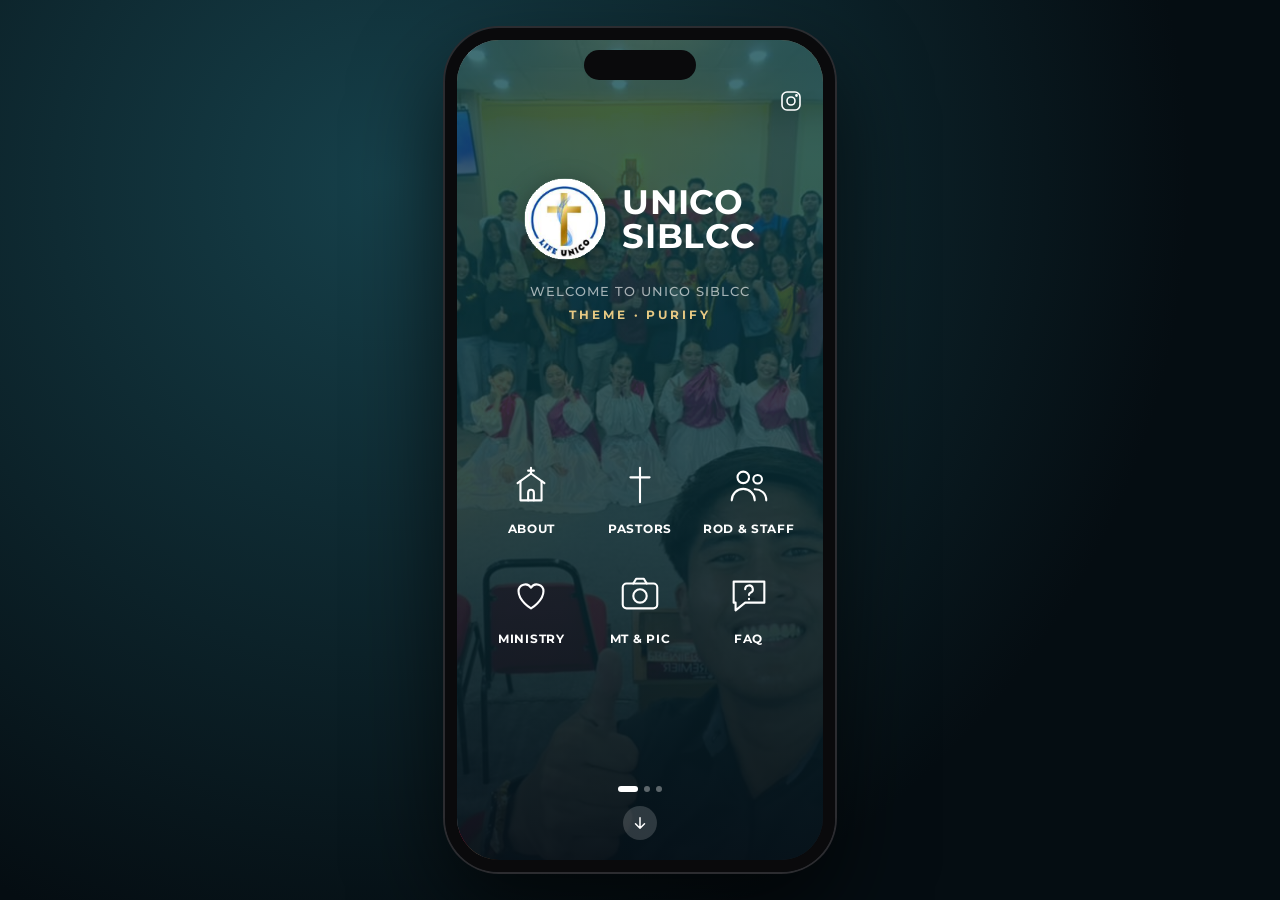
<file: index.html>
<!DOCTYPE html>
<html lang="en">
<head>
  <meta charset="UTF-8">
  <meta name="viewport" content="width=device-width, initial-scale=1, viewport-fit=cover">
  <meta name="theme-color" content="#0b2730">
  <title>UNICO SIBLCC</title>
  <link rel="preconnect" href="https://fonts.googleapis.com">
  <link rel="preconnect" href="https://fonts.gstatic.com" crossorigin>
  <link href="https://fonts.googleapis.com/css2?family=Montserrat:wght@400;500;600;700;800&display=swap" rel="stylesheet">
  <link rel="icon" type="image/png" href="images/logo.png">
  <link rel="apple-touch-icon" href="images/logo.png">
  <link rel="stylesheet" href="css/style.css">
</head>
<body data-page="home">

<main class="launch">
  <div class="wordmark">
    <img src="images/logo.png" alt="Life UNICO logo">
    <strong>UNICO<br>SIBLCC</strong>
  </div>
  <p class="welcome">Welcome to UNICO SIBLCC</p>
  <p class="theme">Theme · Purify</p>

  <nav class="grid">
    <a href="about.html">
      <svg viewBox="0 0 48 48"><path d="M24 6v6M21 9h6"/><path d="M10 22l14-10 14 10"/><path d="M13 20v20h22V20"/><path d="M21 40v-8a3 3 0 0 1 6 0v8"/></svg>
      About
    </a>
    <a href="pastors.html">
      <svg viewBox="0 0 48 48"><path d="M24 6v36M14 16h20"/></svg>
      Pastors
    </a>
    <a href="team.html">
      <svg viewBox="0 0 48 48"><circle cx="18" cy="16" r="6"/><circle cx="33" cy="18" r="4.5"/><path d="M6 40c0-6.6 5.4-12 12-12s12 5.4 12 12"/><path d="M30 28.5c6 0 12 3.5 12 11.5"/></svg>
      ROD &amp; Staff
    </a>
    <a href="ministry.html">
      <svg viewBox="0 0 48 48"><path d="M24 38s-13-8-13-18a7 7 0 0 1 13-3.6A7 7 0 0 1 37 20c0 10-13 18-13 18z"/></svg>
      Ministry
    </a>
    <a href="mt-pic.html">
      <svg viewBox="0 0 48 48"><rect x="6" y="12" width="36" height="26" rx="4"/><circle cx="24" cy="25" r="7"/><path d="M17 12l3-5h8l3 5"/></svg>
      MT &amp; PIC
    </a>
    <a href="faq.html">
      <svg viewBox="0 0 48 48"><path d="M8 10h32v22H20l-10 8v-8H8z"/><path d="M20 18a4 4 0 1 1 5.5 3.7c-1 .4-1.5 1.2-1.5 2.3M24 28v.5"/></svg>
      FAQ
    </a>
  </nav>

  <div class="launch-foot">
    <div class="dots"><i></i><i></i><i></i></div>
    <a class="down" href="about.html" aria-label="About UNICO">
      <svg viewBox="0 0 24 24"><path d="M12 5v14M6 13l6 6 6-6"/></svg>
    </a>
  </div>
</main>

<script src="js/layout.js"></script>
</body>
</html>
</file>
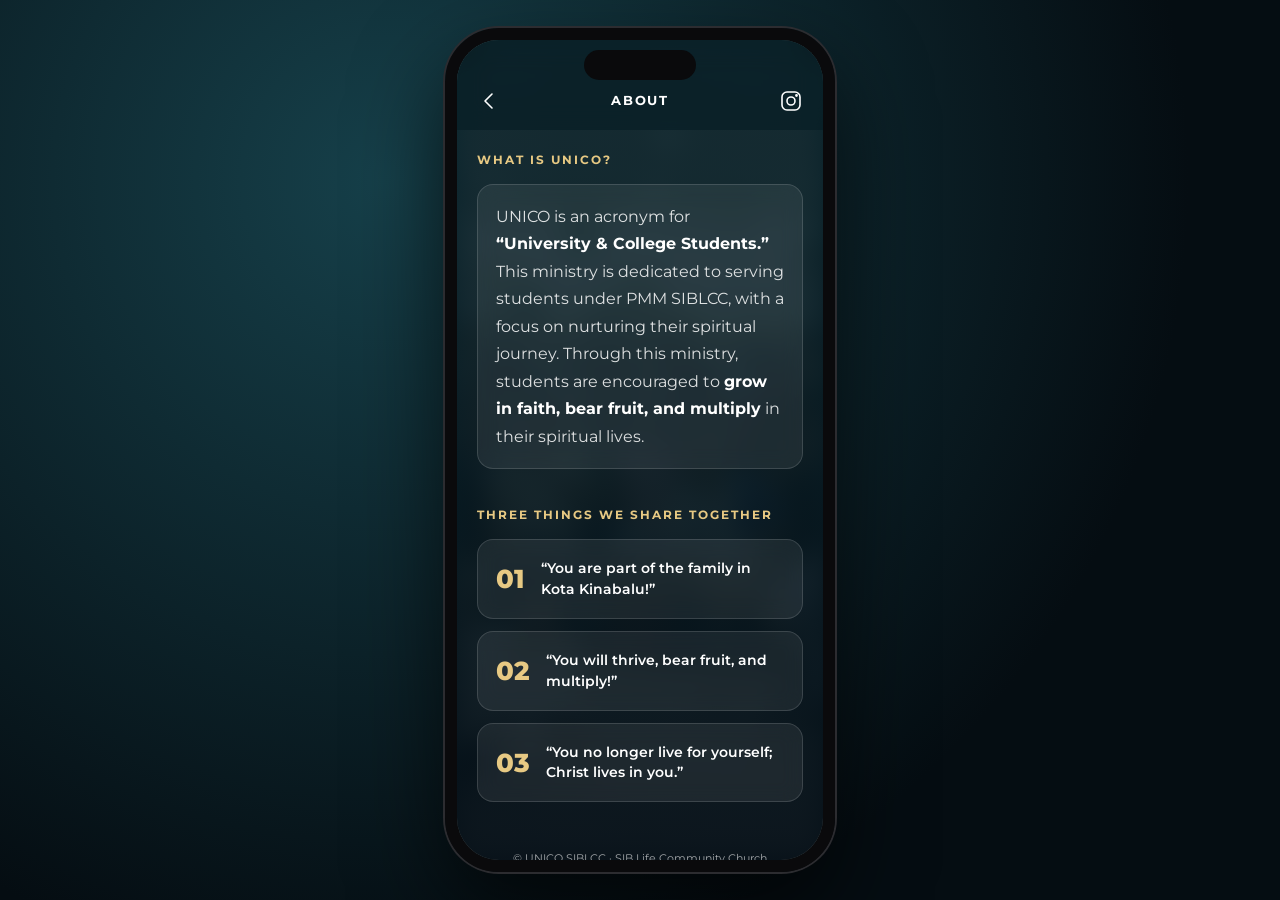
<file: about.html>
<!DOCTYPE html>
<html lang="en">
<head>
  <meta charset="UTF-8">
  <meta name="viewport" content="width=device-width, initial-scale=1, viewport-fit=cover">
  <meta name="theme-color" content="#0b2730">
  <title>About · UNICO SIBLCC</title>
  <link rel="preconnect" href="https://fonts.googleapis.com">
  <link rel="preconnect" href="https://fonts.gstatic.com" crossorigin>
  <link href="https://fonts.googleapis.com/css2?family=Montserrat:wght@400;500;600;700;800&display=swap" rel="stylesheet">
  <link rel="icon" type="image/png" href="images/logo.png">
  <link rel="stylesheet" href="css/style.css">
</head>
<body data-title="About">

<main>
  <section>
    <h2>What is UNICO?</h2>
    <div class="glass">
      <p class="lead">
        UNICO is an acronym for <strong>“University &amp; College Students.”</strong>
        This ministry is dedicated to serving students under PMM SIBLCC, with a focus on
        nurturing their spiritual journey. Through this ministry, students are encouraged to
        <strong>grow in faith, bear fruit, and multiply</strong> in their spiritual lives.
      </p>
    </div>
  </section>

  <section>
    <h2>Three things we share together</h2>
    <ol class="three">
      <li class="glass"><span>01</span><p>“You are part of the family in Kota Kinabalu!”</p></li>
      <li class="glass"><span>02</span><p>“You will thrive, bear fruit, and multiply!”</p></li>
      <li class="glass"><span>03</span><p>“You no longer live for yourself; Christ lives in you.”</p></li>
    </ol>
  </section>
</main>

<script src="js/layout.js"></script>
</body>
</html>
</file>
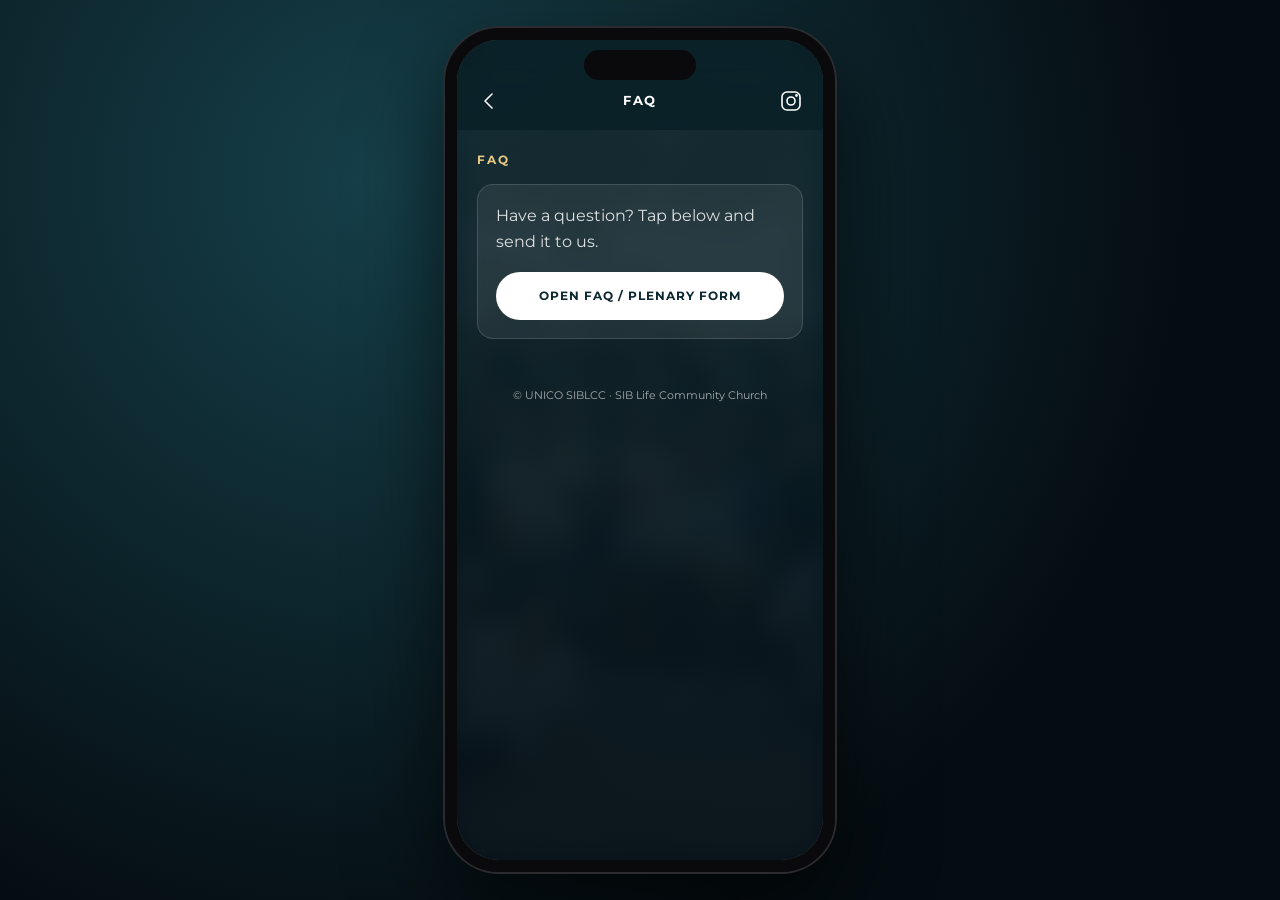
<file: faq.html>
<!DOCTYPE html>
<html lang="en">
<head>
  <meta charset="UTF-8">
  <meta name="viewport" content="width=device-width, initial-scale=1, viewport-fit=cover">
  <meta name="theme-color" content="#0b2730">
  <title>FAQ · UNICO SIBLCC</title>
  <link rel="preconnect" href="https://fonts.googleapis.com">
  <link rel="preconnect" href="https://fonts.gstatic.com" crossorigin>
  <link href="https://fonts.googleapis.com/css2?family=Montserrat:wght@400;500;600;700;800&display=swap" rel="stylesheet">
  <link rel="icon" type="image/png" href="images/logo.png">
  <link rel="stylesheet" href="css/style.css">
</head>
<body data-title="FAQ">

<main>
  <section>
    <h2>FAQ</h2>
    <div class="glass faq-card">
      <p>Have a question? Tap below and send it to us.</p>
      <a class="btn" target="_blank" rel="noopener"
         href="https://docs.google.com/forms/d/e/1FAIpQLSdBUihkR_A45jvVCTkcdKuYXeyb68HN4z_RGleH72l54NTaDw/viewform">
        Open FAQ / Plenary Form
      </a>
    </div>
  </section>
</main>

<script src="js/layout.js"></script>
</body>
</html>
</file>
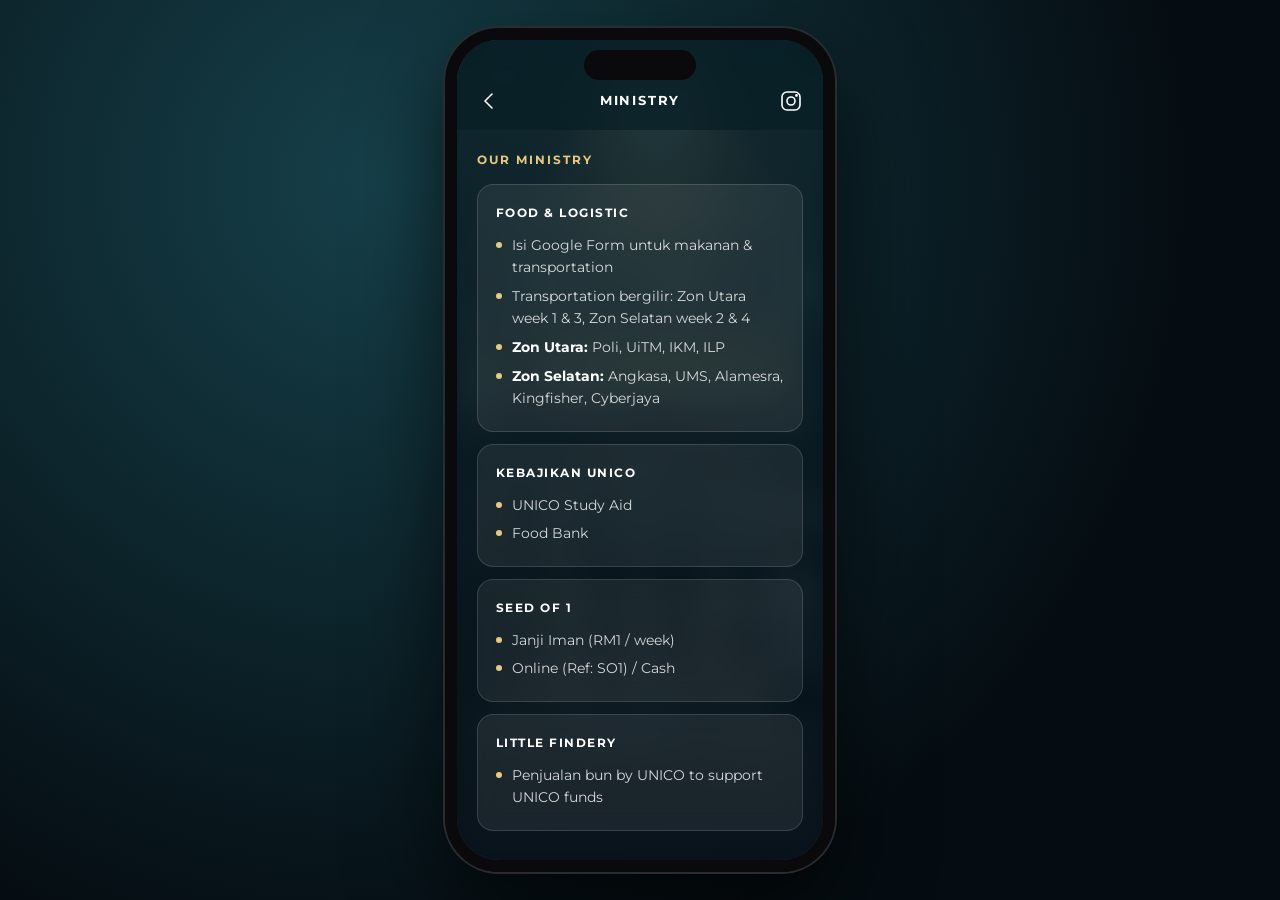
<file: ministry.html>
<!DOCTYPE html>
<html lang="en">
<head>
  <meta charset="UTF-8">
  <meta name="viewport" content="width=device-width, initial-scale=1, viewport-fit=cover">
  <meta name="theme-color" content="#0b2730">
  <title>Ministry · UNICO SIBLCC</title>
  <link rel="preconnect" href="https://fonts.googleapis.com">
  <link rel="preconnect" href="https://fonts.gstatic.com" crossorigin>
  <link href="https://fonts.googleapis.com/css2?family=Montserrat:wght@400;500;600;700;800&display=swap" rel="stylesheet">
  <link rel="icon" type="image/png" href="images/logo.png">
  <link rel="stylesheet" href="css/style.css">
</head>
<body data-title="Ministry">

<main>
  <section>
    <h2>Our Ministry</h2>
    <div class="ministry">
      <div class="ministry-item glass">
        <h3>Food &amp; Logistic</h3>
        <ul>
          <li>Isi Google Form untuk makanan &amp; transportation</li>
          <li>Transportation bergilir: Zon Utara week 1 &amp; 3, Zon Selatan week 2 &amp; 4</li>
          <li><strong>Zon Utara:</strong> Poli, UiTM, IKM, ILP</li>
          <li><strong>Zon Selatan:</strong> Angkasa, UMS, Alamesra, Kingfisher, Cyberjaya</li>
        </ul>
      </div>
      <div class="ministry-item glass">
        <h3>Kebajikan UNICO</h3>
        <ul>
          <li>UNICO Study Aid</li>
          <li>Food Bank</li>
        </ul>
      </div>
      <div class="ministry-item glass">
        <h3>Seed of 1</h3>
        <ul>
          <li>Janji Iman (RM1 / week)</li>
          <li>Online (Ref: SO1) / Cash</li>
        </ul>
      </div>
      <div class="ministry-item glass">
        <h3>Little Findery</h3>
        <ul>
          <li>Penjualan bun by UNICO to support UNICO funds</li>
        </ul>
      </div>
    </div>
  </section>
</main>

<script src="js/layout.js"></script>
</body>
</html>
</file>
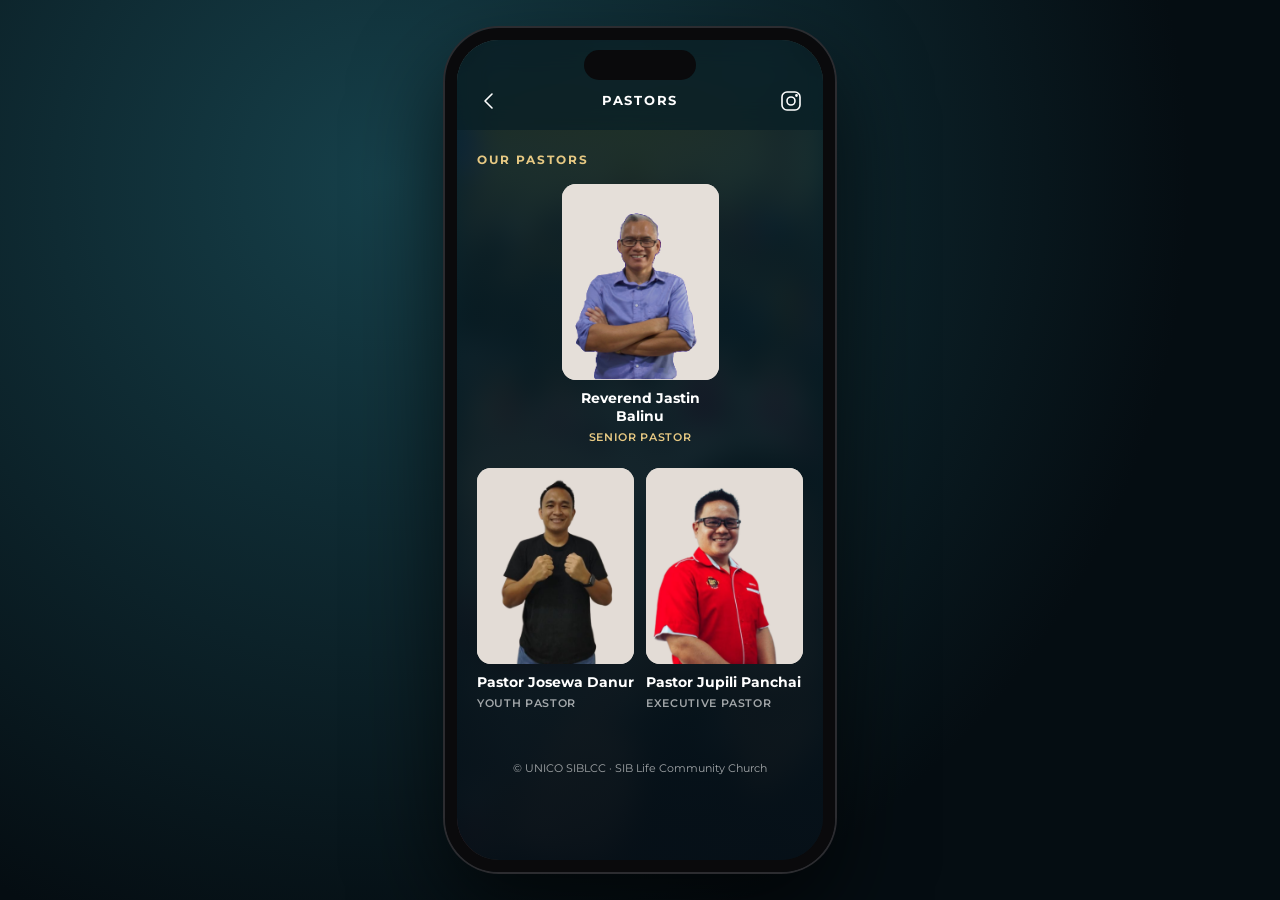
<file: pastors.html>
<!DOCTYPE html>
<html lang="en">
<head>
  <meta charset="UTF-8">
  <meta name="viewport" content="width=device-width, initial-scale=1, viewport-fit=cover">
  <meta name="theme-color" content="#0b2730">
  <title>Pastors · UNICO SIBLCC</title>
  <link rel="preconnect" href="https://fonts.googleapis.com">
  <link rel="preconnect" href="https://fonts.gstatic.com" crossorigin>
  <link href="https://fonts.googleapis.com/css2?family=Montserrat:wght@400;500;600;700;800&display=swap" rel="stylesheet">
  <link rel="icon" type="image/png" href="images/logo.png">
  <link rel="stylesheet" href="css/style.css">
</head>
<body data-title="Pastors">

<main>
  <section>
    <h2>Our Pastors</h2>
    <div class="people" id="people"></div>
  </section>
</main>

<script src="js/data.js"></script>
<script src="js/render.js"></script>
<script src="js/layout.js"></script>
</body>
</html>
</file>
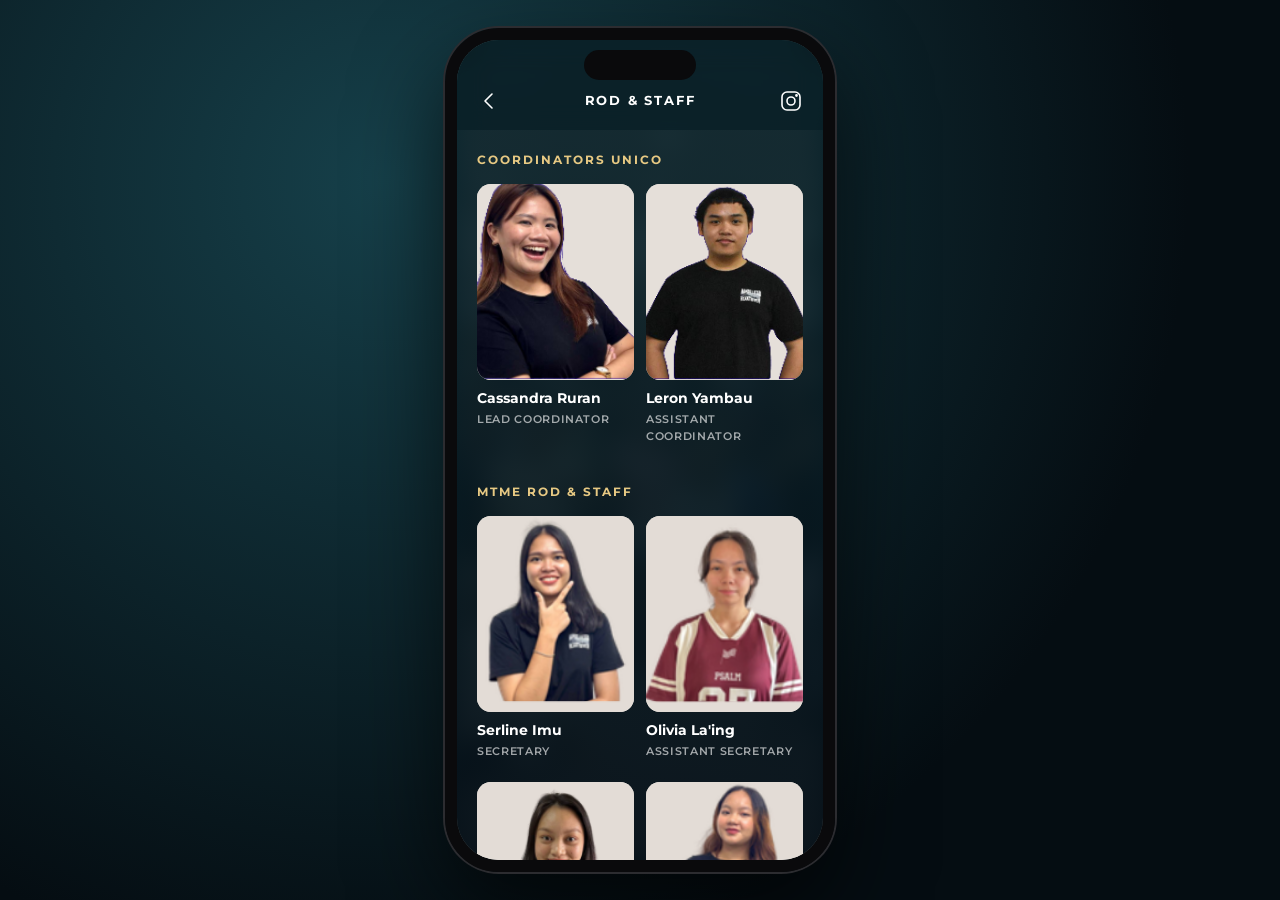
<file: team.html>
<!DOCTYPE html>
<html lang="en">
<head>
  <meta charset="UTF-8">
  <meta name="viewport" content="width=device-width, initial-scale=1, viewport-fit=cover">
  <meta name="theme-color" content="#0b2730">
  <title>ROD &amp; Staff · UNICO SIBLCC</title>
  <link rel="preconnect" href="https://fonts.googleapis.com">
  <link rel="preconnect" href="https://fonts.gstatic.com" crossorigin>
  <link href="https://fonts.googleapis.com/css2?family=Montserrat:wght@400;500;600;700;800&display=swap" rel="stylesheet">
  <link rel="icon" type="image/png" href="images/logo.png">
  <link rel="stylesheet" href="css/style.css">
</head>
<body data-title="ROD &amp; Staff">

<main>
  <section>
    <h2>Coordinators UNICO</h2>
    <div class="team" data-team="coordinators"></div>
  </section>
  <section>
    <h2>MTME ROD &amp; Staff</h2>
    <div class="team" data-team="mtme"></div>
  </section>
  <section>
    <h2>Division ROD &amp; Staff</h2>
    <div class="team" data-team="division"></div>
  </section>
  <section>
    <h2>PIC Uni / College ROD &amp; Staff</h2>
    <div class="team" data-team="pic"></div>
  </section>
</main>

<script src="js/data.js"></script>
<script src="js/render.js"></script>
<script src="js/layout.js"></script>
</body>
</html>
</file>
<file: css/style.css>
:root {
  --ink: #ffffff;
  --muted: rgba(255, 255, 255, .62);
  --line: rgba(255, 255, 255, .14);
  --glass: rgba(255, 255, 255, .07);
  --teal: #0b2730;
  --gold: #e7c983;
  --font: "Montserrat", system-ui, sans-serif;
}

* { box-sizing: border-box; margin: 0; padding: 0; }
html { scroll-behavior: smooth; background: var(--teal); }
body {
  font-family: var(--font);
  background: var(--teal);
  color: var(--ink);
  line-height: 1.6;
  -webkit-font-smoothing: antialiased;
}
a { color: inherit; }
.app { position: relative; z-index: 1; max-width: 480px; margin: 0 auto; min-height: 100svh; }

/* Sliding photo background with a dark teal tint */
.bg { position: fixed; inset: 0; z-index: 0; overflow: hidden; }
.bg img {
  position: absolute; inset: 0; width: 100%; height: 100%; object-fit: cover;
  opacity: 0; transform: scale(1.08);
  transition: opacity 1.4s ease, transform 6.5s linear, filter .6s ease;
}
.bg img.active { opacity: 1; transform: scale(1); }
.bg::after {
  content: ""; position: absolute; inset: 0;
  background:
    linear-gradient(180deg, rgba(12, 72, 80, .78) 0%, rgba(9, 50, 58, .80) 45%, rgba(6, 18, 26, .95) 100%);
  transition: background .6s ease;
}
/* Inner screens: blur and darken the photos so text stays readable */
.inner .bg img { filter: blur(14px) brightness(.7); }
.inner .bg::after { background: linear-gradient(180deg, rgba(8, 36, 44, .86), rgba(6, 16, 24, .95)); }

/* Top bar */
.topbar {
  position: sticky; top: 0; z-index: 10;
  display: flex; align-items: center; justify-content: space-between;
  height: 58px; padding: 0 12px;
  transition: background .3s;
}
.inner .topbar { background: rgba(8, 30, 38, .7); backdrop-filter: blur(14px); -webkit-backdrop-filter: blur(14px); }
.icon-btn {
  width: 40px; height: 40px; display: grid; place-items: center;
  border-radius: 50%; text-decoration: none;
}
.icon-btn svg { width: 24px; height: 24px; fill: none; stroke: #fff; stroke-width: 1.6; stroke-linecap: round; stroke-linejoin: round; }
.back { visibility: hidden; }
.inner .back { visibility: visible; }
.topbar-title { font-size: .8rem; font-weight: 700; letter-spacing: .14em; text-transform: uppercase; }

/* Each page fades in on load */
main { animation: fade .35s ease; }
@keyframes fade { from { opacity: 0; transform: translateY(6px); } to { opacity: 1; transform: none; } }

/* Home launcher */
.launch {
  min-height: calc(100svh - 58px);
  display: flex; flex-direction: column; align-items: center;
  padding: 12px 24px 20px;
}
.wordmark { display: flex; align-items: center; gap: 16px; margin-top: 4vh; }
.wordmark img { width: 82px; height: 82px; border-radius: 50%; box-shadow: 0 6px 24px rgba(0, 0, 0, .35); }
.wordmark strong { display: block; font-size: 2.1rem; font-weight: 700; line-height: 1; letter-spacing: .02em; }
.welcome { margin-top: 22px; font-size: .8rem; font-weight: 500; letter-spacing: .08em; text-transform: uppercase; color: var(--muted); }
.theme { margin-top: 4px; font-size: .72rem; font-weight: 700; letter-spacing: .25em; text-transform: uppercase; color: var(--gold); }

.grid {
  display: grid; grid-template-columns: repeat(3, 1fr); gap: 34px 8px;
  width: 100%; margin: auto 0;
  padding: 40px 0;
}
.grid a {
  display: flex; flex-direction: column; align-items: center; gap: 12px;
  text-decoration: none; text-align: center;
  font-size: .72rem; font-weight: 700; letter-spacing: .06em; text-transform: uppercase;
  transition: transform .15s, opacity .15s;
}
.grid a:active { transform: scale(.94); opacity: .8; }
.grid svg {
  width: 46px; height: 46px; fill: none; stroke: #fff;
  stroke-width: 2.2; stroke-linecap: round; stroke-linejoin: round;
}

.launch-foot { display: flex; flex-direction: column; align-items: center; gap: 14px; }
.dots { display: flex; gap: 6px; }
.dots i { width: 6px; height: 6px; border-radius: 3px; background: rgba(255, 255, 255, .35); transition: width .4s, background .4s; }
.dots i.active { width: 20px; background: #fff; }
.down {
  width: 34px; height: 34px; display: grid; place-items: center;
  border-radius: 50%; background: rgba(255, 255, 255, .16);
}
.down svg { width: 18px; height: 18px; fill: none; stroke: #fff; stroke-width: 2; stroke-linecap: round; stroke-linejoin: round; }

/* Inner screens */
section { margin: 20px 20px 0; }
section + section { margin-top: 36px; }
h2 {
  font-size: .78rem; font-weight: 700; letter-spacing: .16em; text-transform: uppercase;
  color: var(--gold); margin-bottom: 14px;
}
.glass {
  background: var(--glass); border: 1px solid var(--line);
  border-radius: 16px; padding: 18px;
  backdrop-filter: blur(10px); -webkit-backdrop-filter: blur(10px);
}

/* About */
.lead { font-size: .98rem; line-height: 1.75; color: rgba(255, 255, 255, .85); }
.lead strong { color: #fff; font-weight: 700; }
.three { list-style: none; display: grid; gap: 12px; }
.three li { display: flex; align-items: center; gap: 16px; }
.three span { font-size: 1.6rem; font-weight: 800; color: var(--gold); flex: none; line-height: 1; }
.three p { font-size: .9rem; font-weight: 600; line-height: 1.45; }

/* Pastors + ROD & Staff */
.people, .team { display: grid; grid-template-columns: 1fr 1fr; gap: 22px 12px; }
.member img {
  width: 100%; aspect-ratio: 4 / 5; object-fit: cover; object-position: top;
  background: #e5dfd9; border-radius: 14px; display: block; margin-bottom: 10px;
}
.member h3 { font-size: .85rem; font-weight: 700; line-height: 1.3; }
.member p { font-size: .68rem; font-weight: 600; letter-spacing: .06em; text-transform: uppercase; color: var(--muted); margin-top: 3px; }
.member.featured { grid-column: 1 / -1; justify-self: center; width: calc(50% - 6px); text-align: center; }
.member.featured p { color: var(--gold); }
.team .member:last-child:nth-child(odd) { grid-column: 1 / -1; max-width: calc(50% - 6px); }

/* Our Ministry */
.ministry { display: grid; gap: 12px; }
.ministry-item h3 { font-size: .78rem; font-weight: 700; letter-spacing: .12em; text-transform: uppercase; margin-bottom: 8px; }
.ministry-item ul { list-style: none; }
.ministry-item li { position: relative; padding: 3px 0 3px 16px; font-size: .88rem; color: rgba(255, 255, 255, .82); }
.ministry-item li::before { content: ""; position: absolute; left: 0; top: .8em; width: 6px; height: 6px; border-radius: 50%; background: var(--gold); }
.ministry-item strong { color: #fff; font-weight: 700; }

/* Image galleries */
.gallery { display: grid; grid-template-columns: 1fr 1fr; gap: 12px; }
.gallery button {
  border: 0; padding: 0; background: var(--glass);
  border-radius: 14px; overflow: hidden; cursor: zoom-in;
}
.gallery img { width: 100%; aspect-ratio: 3 / 4; object-fit: cover; display: block; }

/* FAQ */
.faq-card p { color: rgba(255, 255, 255, .85); }
.btn {
  display: flex; justify-content: center; margin-top: 18px; padding: 14px;
  border-radius: 999px; background: #fff; color: var(--teal); text-decoration: none;
  font-size: .78rem; font-weight: 700; letter-spacing: .08em; text-transform: uppercase;
}

footer { padding: 48px 20px 32px; text-align: center; font-size: .7rem; color: var(--muted); }

/* Computers and tablets: show the site inside a phone frame */
@media (min-width: 600px) {
  :root { --frame-h: min(844px, calc(100vh - 48px)); }
  body {
    min-height: 100vh; display: grid; place-items: center; padding: 24px;
    background: radial-gradient(circle at 30% 20%, #16404a 0%, #050d12 70%);
  }
  .device {
    position: relative; width: 390px; height: var(--frame-h);
    border: 12px solid #0a0a0c; border-radius: 54px; overflow: hidden;
    box-shadow: 0 0 0 2px #2c2c30, 0 40px 90px rgba(0, 0, 0, .65);
  }
  /* Camera notch */
  .device::before {
    content: ""; position: absolute; z-index: 20; top: 10px; left: 50%;
    width: 112px; height: 30px; transform: translateX(-50%);
    background: #0a0a0c; border-radius: 20px;
  }
  .device .bg { position: absolute; }
  .app { height: 100%; min-height: 0; overflow-y: auto; scrollbar-width: none; }
  .app::-webkit-scrollbar { display: none; }
  .topbar { height: 90px; padding-top: 32px; }
  .launch { min-height: calc(var(--frame-h) - 24px - 90px); }
}

/* Lightbox */
.lightbox {
  position: fixed; inset: 0; z-index: 50; display: none;
  background: rgba(4, 12, 16, .96); align-items: center; justify-content: center;
  padding: 24px;
}
.lightbox.open { display: flex; }
.lightbox img { max-width: 100%; max-height: 100%; border-radius: 8px; }
.lightbox .close {
  position: absolute; top: 16px; right: 16px; width: 40px; height: 40px;
  border-radius: 50%; border: 0; font-size: 1.1rem; background: rgba(255, 255, 255, .12); color: #fff;
}
</file>
